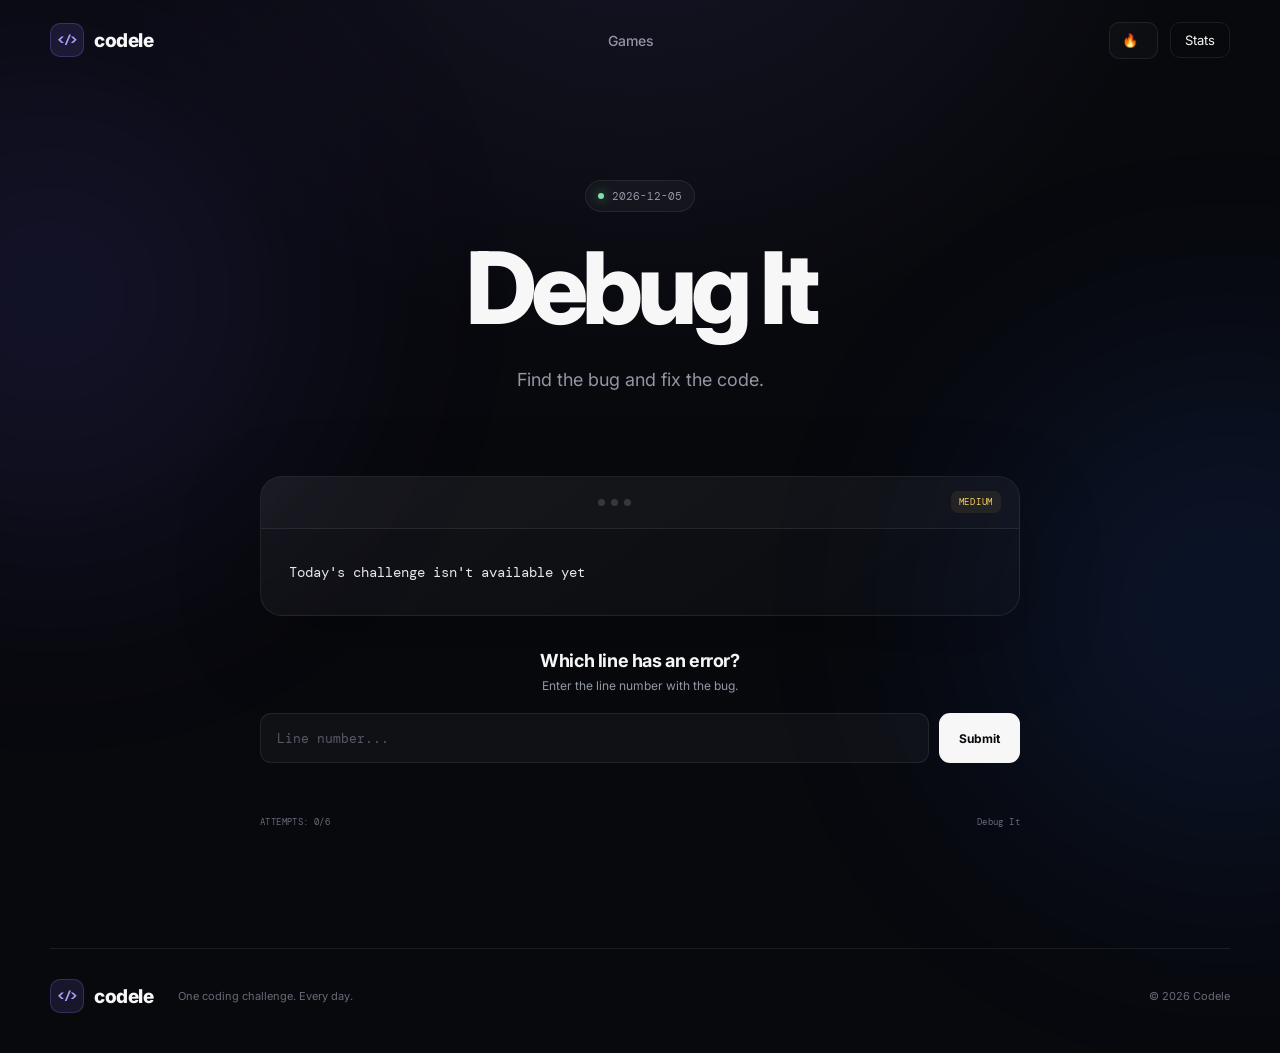
<file: games/debug.html>
<!DOCTYPE html>
<html lang="en">
<head>
    <meta charset="UTF-8">
    <meta name="viewport" content="width=device-width, initial-scale=1.0">

    <title>Codele — Debug It</title>
    <meta name="description" content="Play a new coding challenge every day.">

    <link rel="preconnect" href="https://fonts.googleapis.com">
    <link rel="preconnect" href="https://fonts.gstatic.com" crossorigin>
    <link href="https://fonts.googleapis.com/css2?family=DM+Mono:wght@400;500&family=Inter:wght@400;500;600;700;800&display=swap" rel="stylesheet">
    <link rel="stylesheet" href="../style.css">
</head>

<body>

    <!-- Background decoration -->
    <div class="background-glow glow-one"></div>
    <div class="background-glow glow-two"></div>

    <!-- Navigation -->
    <header class="navbar">
        <a href="#" class="logo">
            <span class="logo-mark">&lt;/&gt;</span>
            <span>codele</span>
        </a>

        <nav class="nav-links">
            <a href="../index.html">Games</a>
        </nav>

        <div class="nav-right">
            <div class="streak">
                <span class="streak-icon">🔥</span>
                <span id="streak-count"></span>
            </div>

            <button class="stats-button" aria-label="View statistics">
                Stats
            </button>
        </div>
    </header>


    <main>

        <!-- Hero -->
        <section class="hero">

            <div class="date-pill">
                <span class="live-dot"></span>
                <span id="date">September 7, 2026</span>
            </div>

            <h1>Debug It</h1>

            <p class="hero-subtitle">
                Find the bug and fix the code.
            </p>

        </section>

        <section class="output-game">

            <div class="code-card">

                <div class="code-header">
                    <span class="code-language" id="code-language"></span>

                    <div class="code-dots">
                        <span class="code-dot"></span>
                        <span class="code-dot"></span>
                        <span class="code-dot"></span>
                    </div>

                    <span class="difficulty medium" id="difficulty">
                        MEDIUM
                    </span>
                </div>

                <div class="code-content">
                    <pre id="code-content"></pre>
                </div>

            </div>

            <div class="output-question">

                <h2>Which line has an error?</h2>

                <p>Enter the line number with the bug.</p>

                <div class="answer-area">

                    <input
                        type="text"
                        class="answer-input"
                        id="answer-input"
                        placeholder="Line number..."
                        autocomplete="off"
                    >

                    <button class="submit-button" id="submit-button">
                        Submit
                    </button>

                </div>

                <div class="answer-feedback" id="answer-feedback"></div>

                <div class="game-info">
                    <span>ATTEMPTS: <span id="attempts">0</span>/6</span>
                    <span>Debug It <span id="game-number"></span></span>
                </div>

            </div>
        
            <div class="user-responses" id="user-responses"></div>

        </section>

        <div class="overlay" id="popupOverlay">

            <div class="popup">

                <button onclick="closePopup()">&times;</button>
                <h2 id="popup-title"></h2>
                <span>Debug It <span id="popup-game-number"></span></span>
                <span>ATTEMPTS: <span id="popup-attempts">0</span>/6</span>
                <br>
                <span>Error type: <span id="popup-error-type"></span></span>
                <span>Explanation: <span id="popup-explanation"></span></span>

                <button id="share-button" class="popup-button">Share Results</button>
                <a href="../index.html" class="popup-button">Back to Games</a>

            </div>
        </div>


        
    </main>


    <!-- Footer -->
    <footer class="footer">

        <div class="logo">
            <span class="logo-mark">&lt;/&gt;</span>
            <span>codele</span>
        </div>

        <p>
            One coding challenge. Every day.
        </p>

        <span class="footer-year">
            © 2026 Codele
        </span>

    </footer>


    <script src="../debug.js"></script>

</body>
</html>
</file>
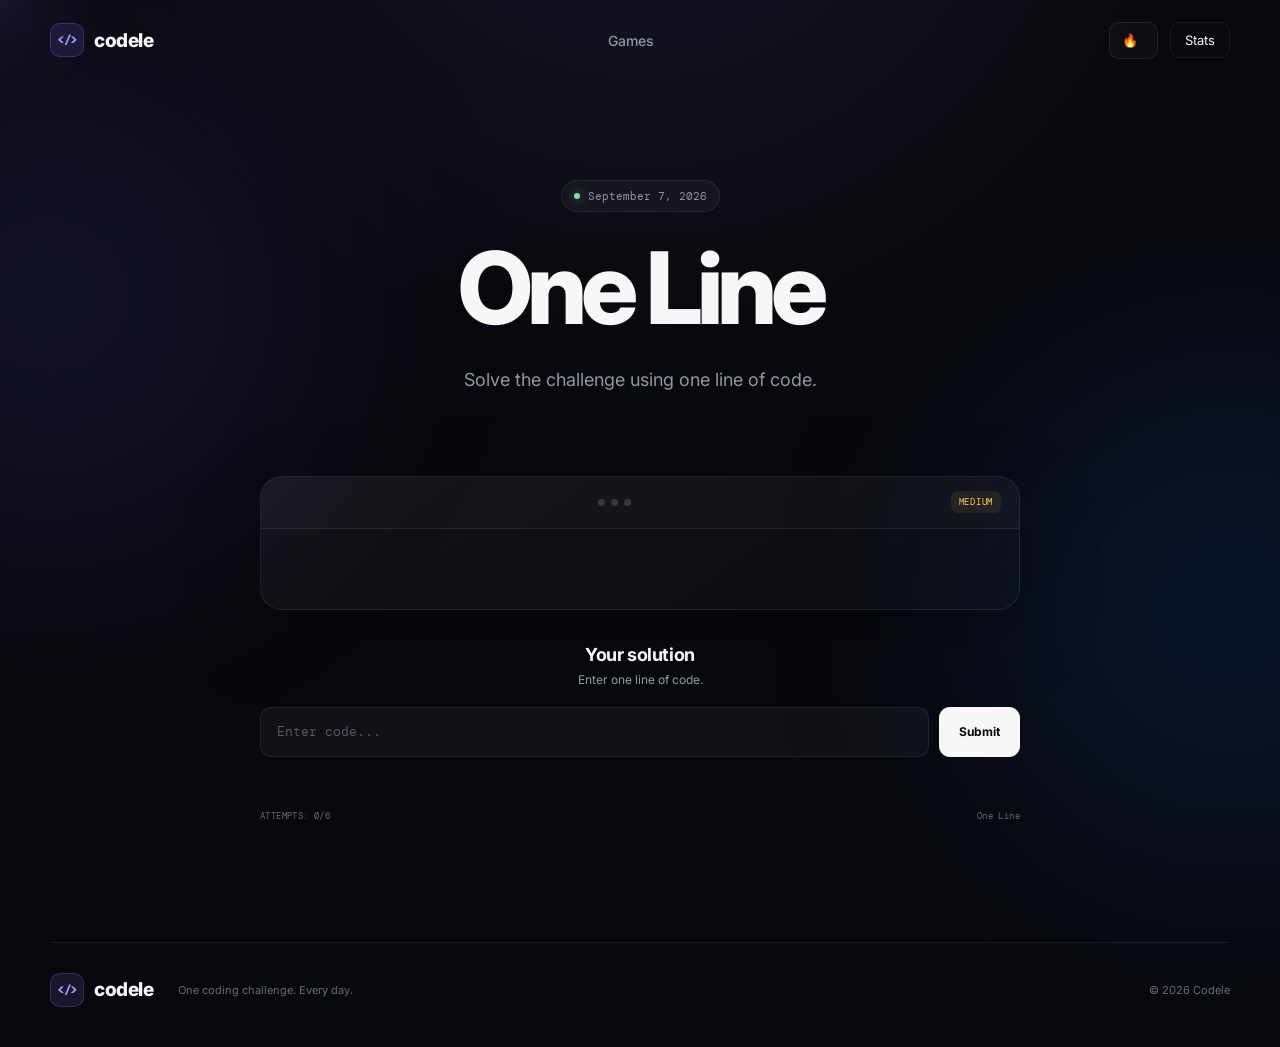
<file: games/one-line.html>
<!DOCTYPE html>
<html lang="en">
<head>
    <meta charset="UTF-8">
    <meta name="viewport" content="width=device-width, initial-scale=1.0">

    <title>Codele — One Line</title>
    <meta name="description" content="Play a new coding challenge every day.">

    <link rel="preconnect" href="https://fonts.googleapis.com">
    <link rel="preconnect" href="https://fonts.gstatic.com" crossorigin>
    <link href="https://fonts.googleapis.com/css2?family=DM+Mono:wght@400;500&family=Inter:wght@400;500;600;700;800&display=swap" rel="stylesheet">
    <link rel="stylesheet" href="../style.css">
</head>

<body>

    <!-- Background decoration -->
    <div class="background-glow glow-one"></div>
    <div class="background-glow glow-two"></div>
    <div class="cursor-glow"></div>

    <!-- Navigation -->
    <header class="navbar">
        <a href="#" class="logo">
            <span class="logo-mark">&lt;/&gt;</span>
            <span>codele</span>
        </a>

        <nav class="nav-links">
            <a href="../index.html">Games</a>
        </nav>

        <div class="nav-right">
            <div class="streak">
                <span class="streak-icon">🔥</span>
                <span id="streak-count"></span>
            </div>

            <button class="stats-button" aria-label="View statistics">
                Stats
            </button>
        </div>
    </header>


    <main>

        <!-- Hero -->
        <section class="hero">

            <div class="date-pill">
                <span class="live-dot"></span>
                <span id="date">September 7, 2026</span>
            </div>

            <h1>One Line</h1>

            <p class="hero-subtitle">
                Solve the challenge using one line of code.
            </p>

        </section>

        <section class="output-game">

            <div class="code-card">

                <div class="code-header">
                    <span class="code-language" id="code-language"></span>

                    <div class="code-dots">
                        <span class="code-dot"></span>
                        <span class="code-dot"></span>
                        <span class="code-dot"></span>
                    </div>

                    <span class="difficulty medium" id="difficulty">
                        MEDIUM
                    </span>
                </div>

                <div class="code-content">
                    <p id="prompt"></p>
                    <br>
                    <pre id="starter-code"></pre>
                    <pre id="code-content"></pre>
                </div>

            </div>

            <div class="output-question">

                <h2>Your solution</h2>

                <p>Enter one line of code.</p>

                <div class="answer-area">

                    <input
                        type="text"
                        class="answer-input"
                        id="answer-input"
                        placeholder="Enter code..."
                        autocomplete="off"
                    >

                    <button class="submit-button" id="submit-button">
                        Submit
                    </button>

                </div>

                <div class="answer-feedback" id="answer-feedback"></div>

                <div class="game-info">
                    <span>ATTEMPTS: <span id="attempts">0</span>/6</span>
                    <span>One Line <span id="game-number"></span></span>
                </div>

            </div>
        
            <div class="user-responses" id="user-responses"></div>

        </section>

        <div class="overlay" id="popupOverlay">

            <div class="popup">

                <button onclick="closePopup()">&times;</button>
                <h2 id="popup-title"></h2>
                <span>One Line <span id="popup-game-number"></span></span>
                <span>ATTEMPTS: <span id="popup-attempts">0</span>/6</span>
                <br>
                <span>Explanation: <span id="popup-explanation"></span></span>

                <button id="share-button" class="popup-button">Share Results</button>
                <a href="../index.html" class="popup-button">Back to Games</a>

            </div>
        </div>


        
    </main>


    <!-- Footer -->
    <footer class="footer">

        <div class="logo">
            <span class="logo-mark">&lt;/&gt;</span>
            <span>codele</span>
        </div>

        <p>
            One coding challenge. Every day.
        </p>

        <span class="footer-year">
            © 2026 Codele
        </span>

    </footer>

    <script src="../oneline.js"></script>
    <script src="../script.js"></script>

</body>
</html>
</file>
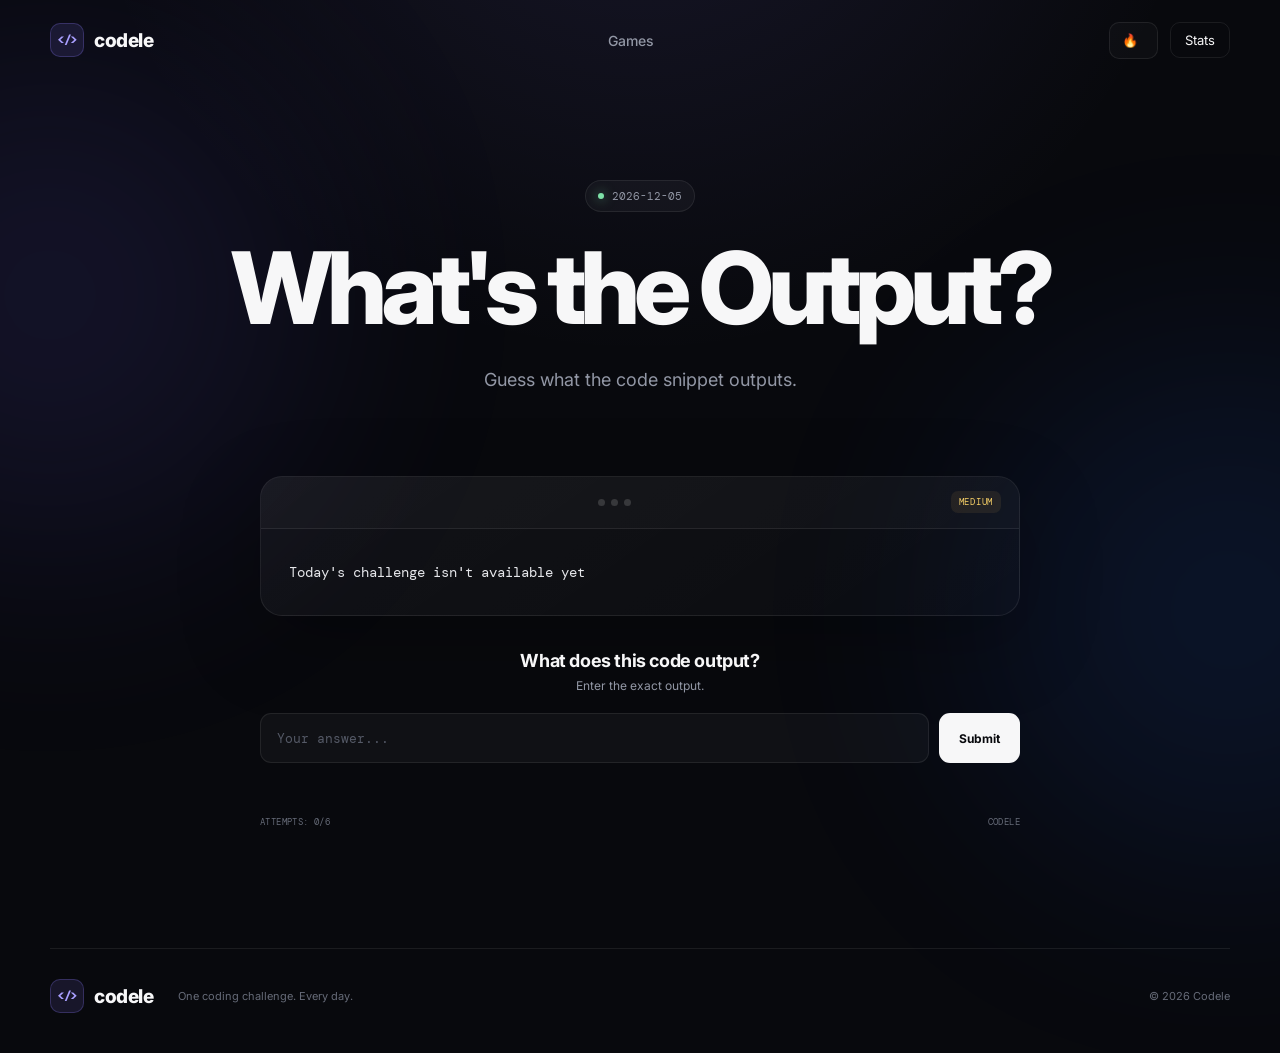
<file: games/output.html>
<!DOCTYPE html>
<html lang="en">
<head>
    <meta charset="UTF-8">
    <meta name="viewport" content="width=device-width, initial-scale=1.0">

    <title>Codele — What's the Output?</title>
    <meta name="description" content="Play a new coding challenge every day.">

    <link rel="preconnect" href="https://fonts.googleapis.com">
    <link rel="preconnect" href="https://fonts.gstatic.com" crossorigin>
    <link href="https://fonts.googleapis.com/css2?family=DM+Mono:wght@400;500&family=Inter:wght@400;500;600;700;800&display=swap" rel="stylesheet">
    <link rel="stylesheet" href="../style.css">
</head>

<body>

    <!-- Background decoration -->
    <div class="background-glow glow-one"></div>
    <div class="background-glow glow-two"></div>

    <!-- Navigation -->
    <header class="navbar">
        <a href="#" class="logo">
            <span class="logo-mark">&lt;/&gt;</span>
            <span>codele</span>
        </a>

        <nav class="nav-links">
            <a href="../index.html">Games</a>
        </nav>

        <div class="nav-right">
            <div class="streak">
                <span class="streak-icon">🔥</span>
                <span id="streak-count"></span>
            </div>

            <button class="stats-button" aria-label="View statistics">
                Stats
            </button>
        </div>
    </header>


    <main>

        <!-- Hero -->
        <section class="hero">

            <div class="date-pill">
                <span class="live-dot"></span>
                <span id="date">September 7, 2026</span>
            </div>

            <h1>What's the Output?</h1>

            <p class="hero-subtitle">
                Guess what the code snippet outputs.
            </p>

        </section>

        <section class="output-game">

            <div class="code-card">

                <div class="code-header">
                    <span class="code-language" id="code-language"></span>

                    <div class="code-dots">
                        <span class="code-dot"></span>
                        <span class="code-dot"></span>
                        <span class="code-dot"></span>
                    </div>

                    <span class="difficulty medium" id="difficulty">
                        MEDIUM
                    </span>
                </div>

                <div class="code-content">
                    <pre id="code-content"></pre>
                </div>

            </div>


            <div class="output-question">

                <h2>What does this code output?</h2>

                <p>Enter the exact output.</p>

                <div class="answer-area">

                    <input
                        type="text"
                        class="answer-input"
                        id="answer-input"
                        placeholder="Your answer..."
                        autocomplete="off"
                    >

                    <button class="submit-button" id="submit-button">
                        Submit
                    </button>

                </div>

                <div class="answer-feedback" id="answer-feedback"></div>

                <div class="game-info">
                    <span>ATTEMPTS: <span id="attempts">0</span>/6</span>
                    <span>CODELE <span id="game-number"></span></span>
                </div>

            </div>
        
            <div class="user-responses" id="user-responses"></div>

        </section>

        <div class="overlay" id="popupOverlay">

            <div class="popup">

                <button onclick="closePopup()">&times;</button>
                <h2 id="popup-title"></h2>
                <span>What's the Output <span id="popup-game-number"></span></span>
                <span>ATTEMPTS: <span id="popup-attempts">0</span>/6</span>

                <button id="share-button" class="popup-button">Share Results</button>
                <a href="../index.html" class="popup-button">Back to Games</a>

            </div>
        </div>


        
    </main>


    <!-- Footer -->
    <footer class="footer">

        <div class="logo">
            <span class="logo-mark">&lt;/&gt;</span>
            <span>codele</span>
        </div>

        <p>
            One coding challenge. Every day.
        </p>

        <span class="footer-year">
            © 2026 Codele
        </span>

    </footer>


    <script src="../output.js"></script>

</body>
</html>
</file>
<file: style.css>
:root {
    --background: #08090d;
    --surface: #101218;
    --surface-hover: #151820;
    --border: rgba(255, 255, 255, 0.08);

    --text: #f7f7f8;
    --muted: #9297a5;

    --accent: #8b7cff;
    --accent-light: #a99fff;
    --green: #7ee2a8;
    --yellow: #f6cf67;
    --red: #f28b8b;

    --radius: 22px;
}


/* -------------------- */
/* RESET */
/* -------------------- */

* {
    margin: 0;
    padding: 0;
    box-sizing: border-box;
}

html {
    scroll-behavior: smooth;
}

body {
    min-height: 100vh;

    background:
        radial-gradient(
            circle at 50% -20%,
            rgba(139, 124, 255, 0.12),
            transparent 40%
        ),
        var(--background);

    color: var(--text);

    font-family: "Inter", sans-serif;

    overflow-x: hidden;
}

button,
a {
    font: inherit;
}

button {
    border: none;
    cursor: pointer;
}

a {
    color: inherit;
    text-decoration: none;
}


/* -------------------- */
/* BACKGROUND */
/* -------------------- */

.background-glow {
    position: fixed;
    width: 500px;
    height: 500px;

    border-radius: 50%;

    filter: blur(130px);

    pointer-events: none;

    opacity: 0.12;

    z-index: -1;
}

.glow-one {
    top: 5%;
    left: -200px;

    background: #6d5dfc;
}

.glow-two {
    right: -200px;
    top: 40%;

    background: #2368ff;
}


/* -------------------- */
/* NAVBAR */
/* -------------------- */

.navbar {
    width: min(1180px, calc(100% - 40px));

    margin: 0 auto;

    height: 80px;

    display: flex;
    align-items: center;
    justify-content: space-between;
}

.logo {
    display: flex;
    align-items: center;

    gap: 10px;

    font-size: 19px;
    font-weight: 800;

    letter-spacing: -0.5px;
}

.logo-mark {
    display: flex;
    align-items: center;
    justify-content: center;

    width: 34px;
    height: 34px;

    border-radius: 10px;

    background: rgba(139, 124, 255, 0.12);

    border: 1px solid rgba(139, 124, 255, 0.25);

    color: var(--accent-light);

    font-family: "DM Mono", monospace;

    font-size: 12px;
}

.nav-links {
    display: flex;
    gap: 34px;
}

.nav-links a {
    color: var(--muted);

    font-size: 14px;
    font-weight: 500;

    transition: color 0.2s ease;
}

.nav-links a:hover {
    color: var(--text);
}

.nav-right {
    display: flex;
    align-items: center;

    gap: 12px;
}

.streak {
    display: flex;
    align-items: center;
    gap: 7px;

    padding: 9px 12px;

    border: 1px solid var(--border);

    border-radius: 10px;

    background: rgba(255, 255, 255, 0.025);

    font-family: "DM Mono", monospace;

    font-size: 12px;
}

.streak-icon {
    font-size: 13px;
}

.stats-button {
    padding: 9px 14px;

    border-radius: 10px;

    background: transparent;

    border: 1px solid var(--border);

    color: var(--text);

    font-size: 13px;

    transition: 0.2s ease;
}

.stats-button:hover {
    background: rgba(255, 255, 255, 0.05);
}


/* -------------------- */
/* HERO */
/* -------------------- */

.hero {
    width: min(900px, calc(100% - 40px));

    margin: 100px auto 130px;

    text-align: center;
}

.date-pill {
    display: inline-flex;
    align-items: center;

    gap: 8px;

    padding: 8px 12px;

    border-radius: 999px;

    background: rgba(255, 255, 255, 0.035);

    border: 1px solid var(--border);

    color: var(--muted);

    font-family: "DM Mono", monospace;

    font-size: 11px;
}

.live-dot {
    width: 6px;
    height: 6px;

    border-radius: 50%;

    background: var(--green);

    box-shadow: 0 0 12px rgba(126, 226, 168, 0.7);
}

.hero h1 {
    margin-top: 28px;

    font-size: clamp(56px, 8vw, 100px);

    line-height: 0.95;

    letter-spacing: -6px;

    font-weight: 800;
}

.hero h1 span {
    color: var(--accent-light);

    background: linear-gradient(
        120deg,
        #ffffff,
        #a99fff
    );

    -webkit-background-clip: text;
    -webkit-text-fill-color: transparent;
}

.hero-subtitle {
    max-width: 560px;

    margin: 30px auto 0;

    color: var(--muted);

    font-size: 18px;

    line-height: 1.7;
}

.hero-meta {
    margin-top: 38px;

    display: flex;
    justify-content: center;
    align-items: center;

    gap: 30px;
}

.hero-meta div:not(.meta-divider) {
    display: flex;
    align-items: baseline;

    gap: 8px;
}

.hero-meta strong {
    font-size: 18px;
}

.hero-meta span {
    color: var(--muted);

    font-size: 12px;

    font-family: "DM Mono", monospace;
}

.meta-divider {
    width: 1px;
    height: 20px;

    background: var(--border);
}


/* -------------------- */
/* GAMES */
/* -------------------- */

.games-section {
    width: min(1180px, calc(100% - 40px));

    margin: 0 auto;
}

.section-heading {
    display: flex;
    align-items: end;
    justify-content: space-between;

    margin-bottom: 30px;
}

.eyebrow {
    margin-bottom: 10px;

    font-family: "DM Mono", monospace;

    font-size: 10px;

    letter-spacing: 2px;

    color: var(--accent-light);
}

.section-heading h2 {
    font-size: 36px;

    letter-spacing: -1.8px;
}

.section-description {
    color: var(--muted);

    font-size: 13px;

    line-height: 1.7;

    text-align: right;
}


/* -------------------- */
/* GAME CARDS */
/* -------------------- */

.games-grid {
    display: grid;

    grid-template-columns: repeat(2, 1fr);

    gap: 16px;
}

.game-card {
    position: relative;

    min-height: 270px;

    padding: 26px;

    display: flex;
    flex-direction: column;

    justify-content: space-between;

    border: 1px solid var(--border);

    border-radius: var(--radius);

    background:
        linear-gradient(
            145deg,
            rgba(255, 255, 255, 0.035),
            rgba(255, 255, 255, 0.012)
        );

    transition:
        transform 0.25s ease,
        border-color 0.25s ease,
        background 0.25s ease;
}

.game-card:hover {
    transform: translateY(-4px);

    border-color: rgba(139, 124, 255, 0.28);

    background: var(--surface-hover);
}

.game-card.selected {
    border-color: rgba(139, 124, 255, 0.65);

    box-shadow:
        0 0 0 1px rgba(139, 124, 255, 0.15),
        0 15px 50px rgba(139, 124, 255, 0.08);
}

.game-card.featured {
    background:
        radial-gradient(
            circle at 90% 10%,
            rgba(139, 124, 255, 0.09),
            transparent 35%
        ),
        linear-gradient(
            145deg,
            rgba(255, 255, 255, 0.035),
            rgba(255, 255, 255, 0.012)
        );
}

.card-top {
    display: flex;
    justify-content: space-between;
    align-items: center;
}

.game-icon {
    width: 52px;
    height: 52px;

    display: flex;
    align-items: center;
    justify-content: center;

    border-radius: 15px;

    background: rgba(255, 255, 255, 0.04);

    border: 1px solid rgba(255, 255, 255, 0.06);

    font-size: 22px;

    font-family: "DM Mono", monospace;
}

.output-icon {
    font-size: 17px;
}

.difficulty {
    padding: 5px 8px;

    border-radius: 7px;

    font-family: "DM Mono", monospace;

    font-size: 9px;

    letter-spacing: 0.7px;
}

.easy {
    color: var(--green);

    background: rgba(126, 226, 168, 0.08);
}

.medium {
    color: var(--yellow);

    background: rgba(246, 207, 103, 0.08);
}

.hard {
    color: var(--red);

    background: rgba(242, 139, 139, 0.08);
}

.card-content {
    margin-top: 25px;
}

.card-content h3 {
    font-size: 25px;

    letter-spacing: -0.8px;
}

.card-content p {
    max-width: 410px;

    margin-top: 9px;

    color: var(--muted);

    font-size: 13px;

    line-height: 1.7;
}

.card-bottom {
    margin-top: 30px;

    display: flex;
    justify-content: space-between;
    align-items: center;
}

.play-time {
    color: #717785;

    font-family: "DM Mono", monospace;

    font-size: 10px;
}

.arrow-button {
    width: 38px;
    height: 38px;

    display: flex;
    align-items: center;
    justify-content: center;

    border-radius: 10px;

    border: 1px solid var(--border);

    background: transparent;

    color: var(--text);

    transition:
        background 0.2s ease,
        transform 0.2s ease;
}

.game-card:hover .arrow-button {
    background: var(--accent);

    transform: translateX(2px);
}


/* -------------------- */
/* SELECTED GAME */
/* -------------------- */

.selected-game {
    margin-top: 16px;

    padding: 16px 18px;

    display: flex;
    align-items: center;
    justify-content: space-between;

    border-radius: 16px;

    border: 1px solid rgba(139, 124, 255, 0.18);

    background:
        linear-gradient(
            90deg,
            rgba(139, 124, 255, 0.07),
            rgba(139, 124, 255, 0.02)
        );
}

.selected-game-left {
    display: flex;
    align-items: center;

    gap: 13px;
}

.selected-icon {
    width: 42px;
    height: 42px;

    display: flex;
    justify-content: center;
    align-items: center;

    border-radius: 11px;

    background: rgba(139, 124, 255, 0.1);

    font-size: 18px;
}

.selected-label {
    display: block;

    color: var(--accent-light);

    font-family: "DM Mono", monospace;

    font-size: 8px;

    letter-spacing: 1.2px;
}

.selected-game h3 {
    margin-top: 2px;

    font-size: 14px;
}

.start-button {
    padding: 11px 15px;

    display: flex;
    align-items: center;

    gap: 12px;

    border-radius: 10px;

    background: var(--text);

    color: #0a0b0e;

    font-size: 12px;

    font-weight: 700;

    transition:
        transform 0.2s ease,
        opacity 0.2s ease;
}

.start-button:hover {
    transform: translateY(-1px);

    opacity: 0.9;
}

.start-button span {
    font-size: 16px;
}


/* -------------------- */
/* HOW IT WORKS */
/* -------------------- */

.how-section {
    width: min(1180px, calc(100% - 40px));

    margin: 170px auto;

    padding-top: 10px;
}

.how-section > h2 {
    font-size: clamp(40px, 5vw, 64px);

    letter-spacing: -3px;

    line-height: 1.05;
}

.steps {
    margin-top: 65px;

    display: grid;

    grid-template-columns: repeat(3, 1fr);

    gap: 40px;
}

.step {
    border-top: 1px solid var(--border);

    padding-top: 18px;
}

.step-number {
    font-family: "DM Mono", monospace;

    color: var(--accent-light);

    font-size: 10px;
}

.step h3 {
    margin-top: 18px;

    font-size: 18px;
}

.step p {
    margin-top: 10px;

    color: var(--muted);

    font-size: 13px;

    line-height: 1.7;
}


/* -------------------- */
/* FOOTER */
/* -------------------- */

.footer {
    width: min(1180px, calc(100% - 40px));

    margin: 0 auto;

    padding: 30px 0 40px;

    border-top: 1px solid var(--border);

    display: flex;
    align-items: center;

    gap: 25px;
}

.footer p,
.footer-year {
    color: #666b78;

    font-size: 11px;
}

.footer-year {
    margin-left: auto;
}


/* -------------------- */
/* RESPONSIVE */
/* -------------------- */

@media (max-width: 750px) {

    .navbar {
        height: 70px;
    }

    .nav-links {
        display: none;
    }

    .hero {
        margin-top: 80px;
        margin-bottom: 100px;
    }

    .hero h1 {
        letter-spacing: -4px;
    }

    .hero-subtitle {
        font-size: 15px;
    }

    .section-heading {
        align-items: start;
        flex-direction: column;

        gap: 15px;
    }

    .section-description {
        text-align: left;
    }

    .games-grid {
        grid-template-columns: 1fr;
    }

    .steps {
        grid-template-columns: 1fr;

        gap: 30px;
    }

    .how-section {
        margin: 120px auto;
    }

    .footer {
        flex-wrap: wrap;
    }

    .footer-year {
        margin-left: 0;
    }
}


@media (max-width: 500px) {

    .navbar,
    .games-section,
    .how-section,
    .footer {
        width: min(100% - 28px, 1180px);
    }

    .stats-button {
        display: none;
    }

    .hero {
        width: min(100% - 28px, 900px);
    }

    .hero h1 {
        font-size: 52px;

        letter-spacing: -3px;
    }

    .selected-game {
        padding: 13px;
    }

    .start-button {
        padding: 10px;
    }

    .start-button {
        font-size: 0;
    }

    .start-button span {
        font-size: 18px;
    }
}


/* ========================= */
/* OUTPUT GAME */
/* ========================= */

.output-game {
    width: min(760px, calc(100% - 40px));
    margin: -50px auto 120px;
}


/* Code card */

.code-card {
    overflow: hidden;

    border: 1px solid var(--border);
    border-radius: var(--radius);

    background:
        linear-gradient(
            145deg,
            rgba(255, 255, 255, 0.045),
            rgba(255, 255, 255, 0.015)
        );

    box-shadow:
        0 25px 80px rgba(0, 0, 0, 0.25);
}


/* Code card header */

.code-header {
    height: 52px;

    padding: 0 18px;

    display: flex;
    align-items: center;
    justify-content: space-between;

    border-bottom: 1px solid var(--border);

    background: rgba(255, 255, 255, 0.02);
}

.code-language {
    color: var(--muted);

    font-family: "DM Mono", monospace;

    font-size: 10px;

    letter-spacing: 1px;

    text-transform: uppercase;
}

.code-dots {
    display: flex;
    gap: 6px;
}

.code-dot {
    width: 7px;
    height: 7px;

    border-radius: 50%;

    background: rgba(255, 255, 255, 0.15);
}


/* Code */

.code-content {
    padding: 30px 28px;

    overflow-x: auto;
}

.code-content pre {
    margin: 0;

    color: #e6e7eb;

    font-family: "DM Mono", monospace;

    font-size: 14px;

    line-height: 1.9;

    white-space: pre;
}


/* Fake syntax highlighting */

.code-keyword {
    color: #b39cff;
}

.code-variable {
    color: #8fdcff;
}

.code-number {
    color: #f4cf7a;
}

.code-function {
    color: #8de2b0;
}

.code-string {
    color: #e7a8c8;
}


/* Question */

.output-question {
    margin-top: 34px;

    text-align: center;
}

.output-question h2 {
    font-size: 18px;

    letter-spacing: -0.4px;
}

.output-question p {
    margin-top: 7px;

    color: var(--muted);

    font-size: 12px;
}


/* Answer input */

.answer-area {
    margin-top: 20px;

    display: flex;
    gap: 10px;
}

.answer-input {
    min-width: 0;
    flex: 1;

    height: 50px;

    padding: 0 16px;

    border: 1px solid var(--border);

    border-radius: 11px;

    outline: none;

    background: rgba(255, 255, 255, 0.035);

    color: var(--text);

    font-family: "DM Mono", monospace;

    font-size: 13px;

    transition:
        border-color 0.2s ease,
        background 0.2s ease,
        box-shadow 0.2s ease;
}

.answer-input::placeholder {
    color: #555a67;
}

.answer-input:focus {
    border-color: rgba(139, 124, 255, 0.55);

    background: rgba(139, 124, 255, 0.035);

    box-shadow:
        0 0 0 3px rgba(139, 124, 255, 0.08);
}

.submit-button {
    height: 50px;

    padding: 0 20px;

    border-radius: 11px;

    background: var(--text);

    color: #08090d;

    font-size: 12px;

    font-weight: 700;

    transition:
        transform 0.2s ease,
        opacity 0.2s ease;
}

.submit-button:hover {
    transform: translateY(-1px);

    opacity: 0.9;
}


/* Game info */

.game-info {
    margin-top: 18px;

    display: flex;
    align-items: center;
    justify-content: space-between;

    color: #666b78;

    font-family: "DM Mono", monospace;

    font-size: 9px;

    letter-spacing: 0.4px;
}


/* Feedback */

.answer-feedback {
    min-height: 20px;

    margin-top: 15px;

    text-align: center;

    font-size: 12px;

    font-weight: 500;
}

.answer-feedback.correct {
    color: var(--green);
}

.answer-feedback.incorrect {
    color: var(--red);
}

.user-response {
    padding: 10px;
    margin: 10px;

    border: 1px solid rgba(255, 255, 255, 0.1);
    border-radius: 10px;

    background-color: rgba(191, 41, 41, 0.671);

    animation: zoom 0.3s ease-out;
}

@keyframes zoom {
    0% {
        transform: scale(0.4);
        opacity: 0;
    }
    
    80% {
        transform: scale(1.1);
        opacity: 0.8;
    }

    100% {
        transform: scale(1);
        opacity: 1;
    }
}


/* Mobile */

@media (max-width: 600px) {

    .output-game {
        width: min(100% - 28px, 760px);
    }

    .code-content {
        padding: 22px 18px;
    }

    .code-content pre {
        font-size: 12px;
    }

    .answer-area {
        flex-direction: column;
    }

    .submit-button {
        width: 100%;
    }
}


/* =========================
   POPUP
========================= */

.overlay {
    display: none;

    position: fixed;
    inset: 0;

    z-index: 1000;

    background: rgba(0, 0, 0, 0.7);

    backdrop-filter: blur(8px);

    animation: overlayFade 0.25s ease-out;
}


.popup {
    position: fixed;

    top: 50%;
    left: 50%;

    transform: translate(-50%, -50%);

    width: min(90%, 420px);

    padding: 40px;

    background: var(--surface);

    border: 1px solid rgba(255, 255, 255, 0.1);

    border-radius: 24px;

    box-shadow:
        0 25px 60px rgba(0, 0, 0, 0.5),
        0 0 60px rgba(139, 124, 255, 0.12);

    text-align: center;

    animation: popupZoom 0.35s ease-out;
}


/* =========================
   CLOSE BUTTON
========================= */

.popup > button:first-child {
    position: absolute;

    top: 16px;
    right: 18px;

    width: 32px;
    height: 32px;

    border: none;

    background: transparent;

    color: var(--muted);

    font-size: 28px;

    cursor: pointer;

    transition:
        color 0.2s ease,
        transform 0.2s ease;
}


.popup > button:first-child:hover {
    color: var(--text);

    transform: rotate(90deg);
}


/* =========================
   POPUP TITLE
========================= */

.popup h2 {
    margin: 10px 0 30px;

    color: var(--text);

    font-size: 32px;
    font-weight: 800;

    letter-spacing: -1px;
}


/* =========================
   GAME INFORMATION
========================= */

.popup > span {
    display: block;

    margin: 12px 0;

    color: var(--muted);

    font-family: "DM Mono", monospace;

    font-size: 13px;

    letter-spacing: 0.5px;
}


.popup > span span {
    color: var(--text);

    font-weight: 500;
}


/* =========================
   POPUP BUTTONS
========================= */

.popup-button {
    display: block;

    width: 100%;

    box-sizing: border-box;

    margin-top: 12px;

    padding: 13px 20px;

    border: none;

    border-radius: 12px;

    font-family: "Inter", sans-serif;

    font-size: 14px;

    font-weight: 600;

    text-align: center;

    text-decoration: none;

    cursor: pointer;

    transition:
        transform 0.2s ease,
        background 0.2s ease,
        box-shadow 0.2s ease;
}


/* Share Results */

#share-button {
    margin-top: 28px;

    background: var(--accent);

    color: white;
}


#share-button:hover {
    background: var(--accent-light);

    transform: translateY(-2px);

    box-shadow:
        0 8px 25px rgba(139, 124, 255, 0.25);
}


/* Back to Games */

.popup a.popup-button {
    background: rgba(255, 255, 255, 0.06);

    color: var(--muted);
}


.popup a.popup-button:hover {
    background: rgba(255, 255, 255, 0.1);

    color: var(--text);

    transform: translateY(-2px);
}


/* =========================
   ANIMATIONS
========================= */

@keyframes overlayFade {

    from {
        opacity: 0;
    }

    to {
        opacity: 1;
    }

}


@keyframes popupZoom {

    0% {
        transform: translate(-50%, -50%) scale(0.75);

        opacity: 0;
    }

    80% {
        transform: translate(-50%, -50%) scale(1.03);

        opacity: 1;
    }

    100% {
        transform: translate(-50%, -50%) scale(1);

        opacity: 1;
    }

}

/* =========================
   CURSOR GLOW
========================= */

.cursor-glow {
    position: fixed;

    width: 220px;
    height: 220px;

    border-radius: 50%;

    background:
        radial-gradient(
            circle,
            rgba(139, 124, 255, 0.10) 0%,
            rgba(139, 124, 255, 0.03) 35%,
            rgba(139, 124, 255, 0) 70%
        );

    pointer-events: none;

    z-index: 9999;

    transform: translate(-50%, -50%);
}
</file>
